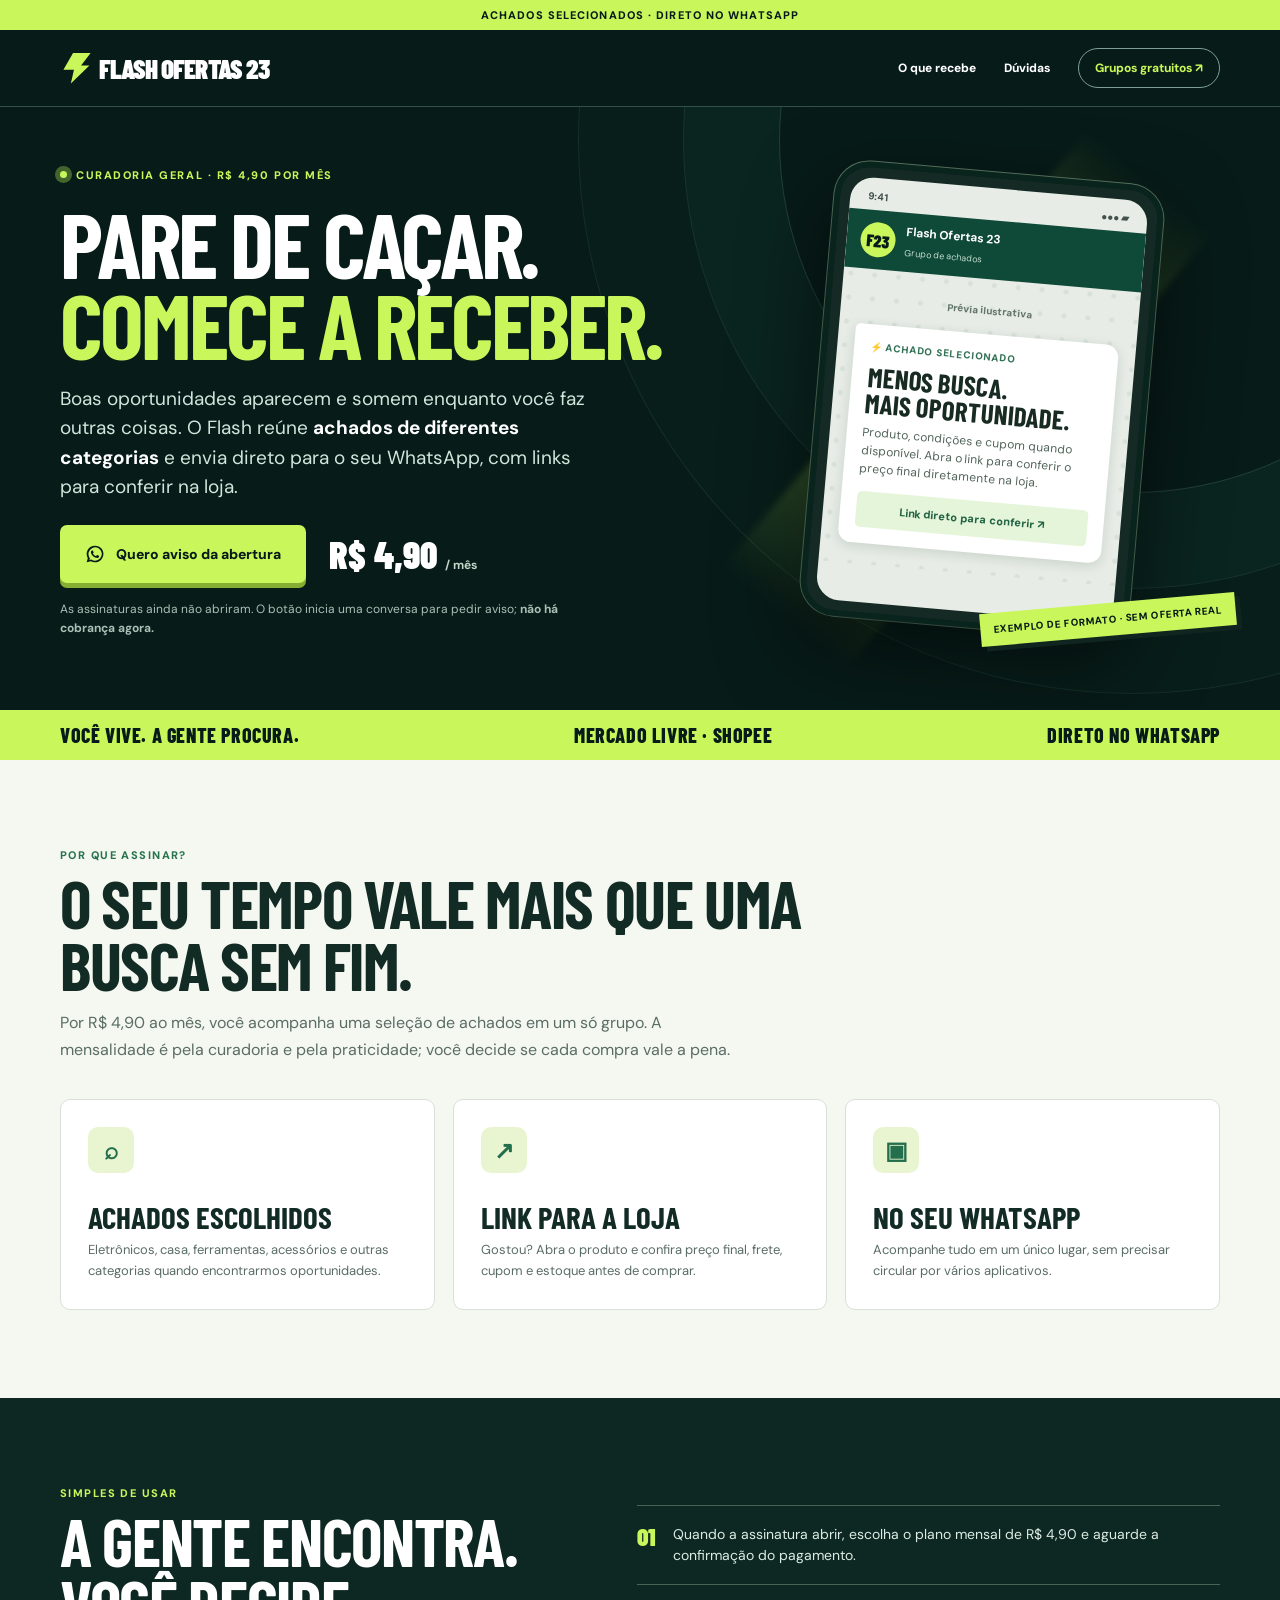
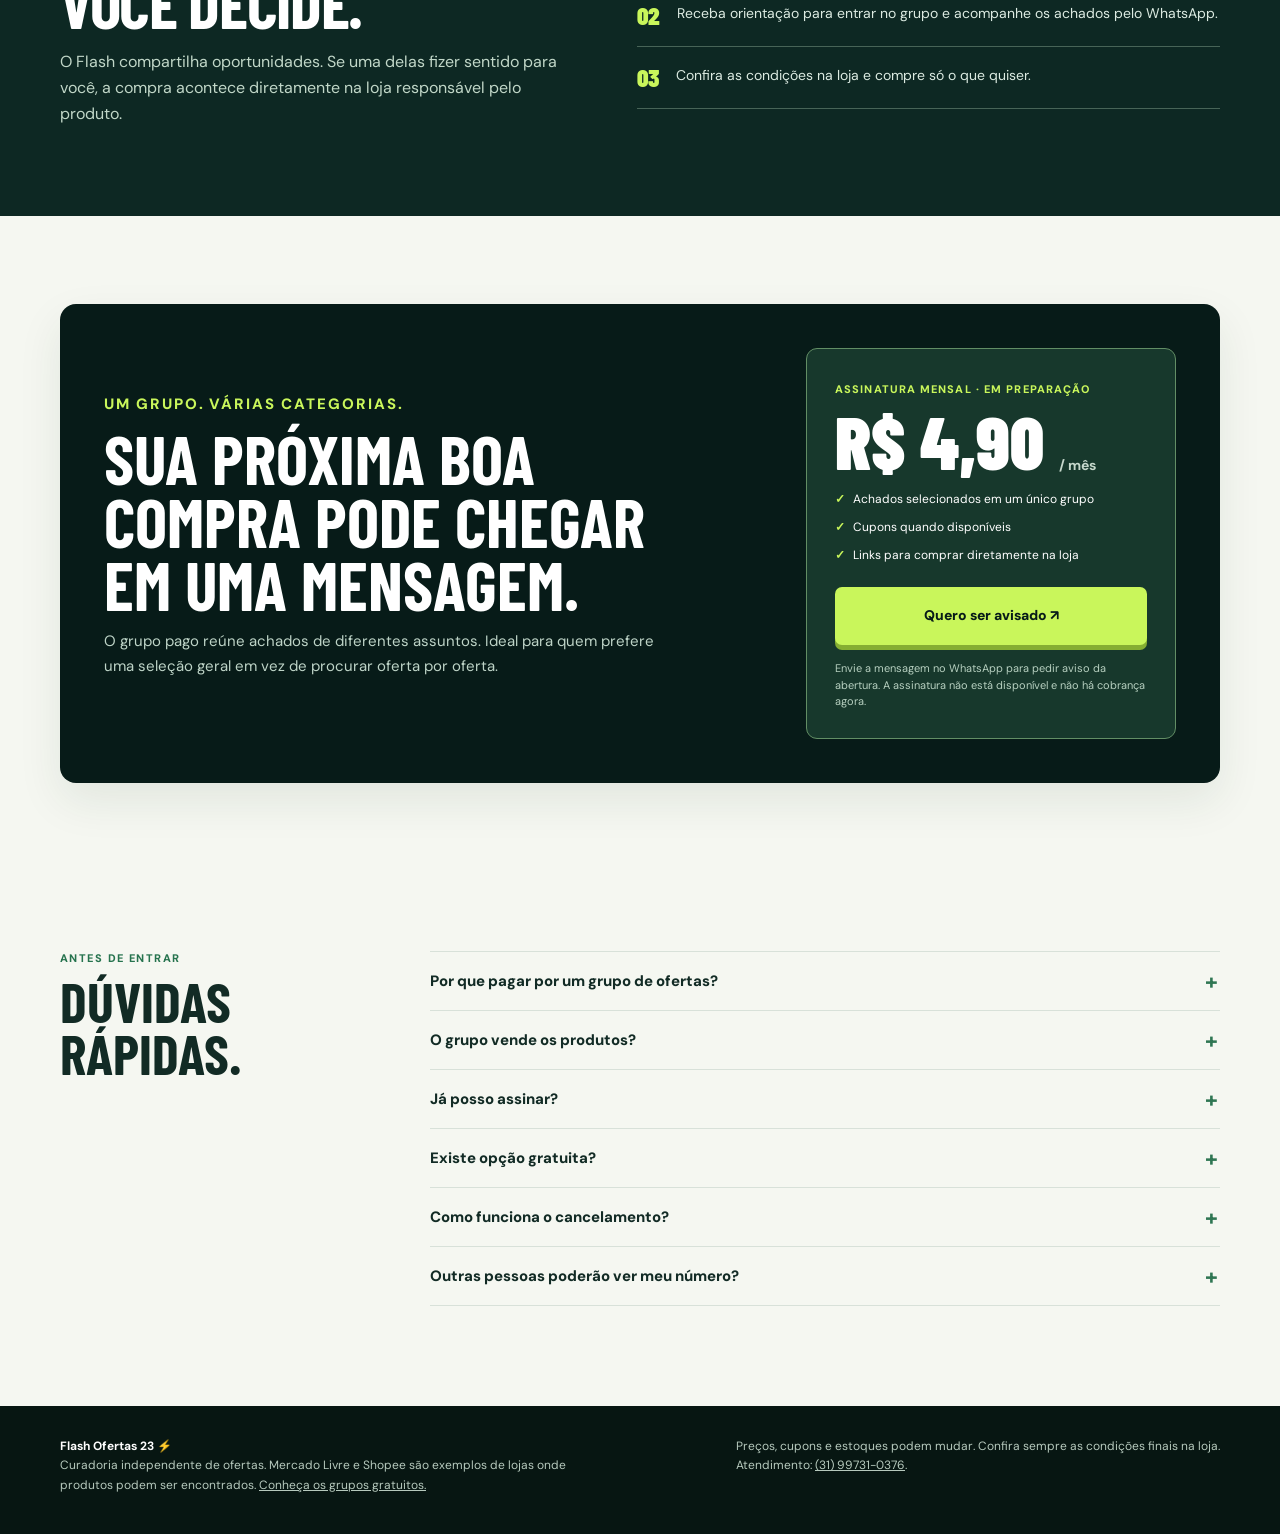
<file: index.html>
<!doctype html>
<html lang="pt-BR">
<head>
  <meta charset="utf-8">
  <meta name="viewport" content="width=device-width, initial-scale=1">
  <meta name="theme-color" content="#071b18">
  <title>Flash Ofertas 23 — pare de caçar promoções</title>
  <meta name="description" content="Achados selecionados de diferentes lojas, direto no WhatsApp. Curadoria geral por R$ 4,90 ao mês. Peça um aviso quando a assinatura abrir.">
  <meta property="og:type" content="website">
  <meta property="og:title" content="Flash Ofertas 23 — os achados chegam até você">
  <meta property="og:description" content="Menos tempo procurando. Curadoria de ofertas no WhatsApp por R$ 4,90 ao mês.">
  <meta property="og:url" content="https://flashofertas.deyvidmagalhaes.com.br/">
  <link rel="canonical" href="https://flashofertas.deyvidmagalhaes.com.br/">
  <link rel="stylesheet" href="/styles.css">
  <script>
    !function(f,b,e,v,n,t,s){if(f.fbq)return;n=f.fbq=function(){n.callMethod?n.callMethod.apply(n,arguments):n.queue.push(arguments)};if(!f._fbq)f._fbq=n;n.push=n;n.loaded=!0;n.version='2.0';n.queue=[];t=b.createElement(e);t.async=!0;t.src=v;s=b.getElementsByTagName(e)[0];s.parentNode.insertBefore(t,s)}(window,document,'script','https://connect.facebook.net/en_US/fbevents.js');
    fbq('init','1736558787065660');fbq('track','PageView');
  </script>
</head>
<body>
  <div class="topline">Achados selecionados · Direto no WhatsApp</div>
  <header class="header"><div class="container header-inner">
    <a class="brand" href="/" aria-label="Flash Ofertas 23, início"><span class="brand-bolt" aria-hidden="true">⚡</span>Flash Ofertas 23</a>
    <nav class="nav" aria-label="Navegação principal"><a href="#vantagens">O que recebe</a><a href="#duvidas">Dúvidas</a><a class="nav-pill" href="/gratis/">Grupos gratuitos ↗</a></nav>
  </div></header>
  <main>
    <section class="hero" aria-labelledby="hero-title"><div class="container hero-grid">
      <div>
        <p class="eyebrow">Curadoria geral · R$ 4,90 por mês</p>
        <h1 id="hero-title">Pare de caçar. <em>Comece a receber.</em></h1>
        <p class="hero-lead">Boas oportunidades aparecem e somem enquanto você faz outras coisas. O Flash reúne <strong>achados de diferentes categorias</strong> e envia direto para o seu WhatsApp, com links para conferir na loja.</p>
        <div class="hero-actions"><a class="button" data-whatsapp-intent="pago" href="https://wa.me/5531997310376?text=Ol%C3%A1%21%20Quero%20ser%20avisado%20quando%20as%20assinaturas%20do%20Flash%20Ofertas%2023%20abrirem." target="_blank" rel="noopener noreferrer"><svg viewBox="0 0 24 24" fill="currentColor" aria-hidden="true"><path d="M12 2a10 10 0 0 0-8.66 15L2 22l5.16-1.3A10 10 0 1 0 12 2Zm0 18a7.96 7.96 0 0 1-4.07-1.1l-.37-.22-2.3.58.61-2.23-.24-.38A8 8 0 1 1 12 20Zm4.36-5.9c-.24-.12-1.42-.7-1.64-.78-.22-.08-.38-.12-.54.12-.16.24-.62.78-.76.94-.14.16-.28.18-.52.06-.24-.12-1.02-.38-1.94-1.2-.72-.64-1.2-1.42-1.34-1.66-.14-.24-.02-.37.1-.49l.36-.42c.12-.14.16-.24.24-.4.08-.16.04-.3-.02-.42l-.74-1.78c-.19-.46-.38-.4-.54-.4h-.46c-.16 0-.42.06-.64.3-.22.24-.84.82-.84 2s.86 2.32.98 2.48c.12.16 1.7 2.6 4.12 3.64.58.25 1.04.4 1.39.52.58.18 1.1.16 1.52.1.46-.07 1.42-.58 1.62-1.14.2-.56.2-1.04.14-1.14-.06-.1-.22-.16-.46-.28Z"/></svg>Quero aviso da abertura</a><div class="price-inline"><b>R$ 4,90</b><span>/ mês</span></div></div>
        <p class="hero-note">As assinaturas ainda não abriram. O botão inicia uma conversa para pedir aviso; <strong>não há cobrança agora.</strong></p>
      </div>
      <div class="hero-art" aria-label="Prévia ilustrativa do formato das mensagens no WhatsApp"><div class="art-ray"></div><div class="phone"><div class="phone-screen">
        <div class="phone-status"><span>9:41</span><span>●●● ▰</span></div>
        <div class="phone-head"><span class="phone-avatar">F23</span><span><strong>Flash Ofertas 23</strong><small>Grupo de achados</small></span></div>
        <div class="phone-body"><span class="chat-day">Prévia ilustrativa</span><div class="chat-card"><small>⚡ Achado selecionado</small><h3>Menos busca.<br>Mais oportunidade.</h3><p>Produto, condições e cupom quando disponível. Abra o link para conferir o preço final diretamente na loja.</p><span class="chat-link">Link direto para conferir ↗</span></div></div>
      </div></div><span class="phone-caption">Exemplo de formato · sem oferta real</span></div>
    </div></section>
    <div class="marquee"><div class="container marquee-inner"><span>Você vive. A gente procura.</span><span>Mercado Livre · Shopee</span><span>Direto no WhatsApp</span></div></div>
    <section class="section" id="vantagens" aria-labelledby="value-title"><div class="container">
      <p class="kicker">Por que assinar?</p><h2 class="section-title" id="value-title">O seu tempo vale mais que uma busca sem fim.</h2>
      <p class="section-lead">Por R$ 4,90 ao mês, você acompanha uma seleção de achados em um só grupo. A mensalidade é pela curadoria e pela praticidade; você decide se cada compra vale a pena.</p>
      <div class="benefit-grid">
        <article class="benefit"><span class="benefit-icon" aria-hidden="true">⌕</span><h3>Achados escolhidos</h3><p>Eletrônicos, casa, ferramentas, acessórios e outras categorias quando encontrarmos oportunidades.</p></article>
        <article class="benefit"><span class="benefit-icon" aria-hidden="true">↗</span><h3>Link para a loja</h3><p>Gostou? Abra o produto e confira preço final, frete, cupom e estoque antes de comprar.</p></article>
        <article class="benefit"><span class="benefit-icon" aria-hidden="true">▣</span><h3>No seu WhatsApp</h3><p>Acompanhe tudo em um único lugar, sem precisar circular por vários aplicativos.</p></article>
      </div>
    </div></section>
    <section class="section dark-section" aria-labelledby="how-title"><div class="container split"><div><p class="kicker">Simples de usar</p><h2 class="section-title" id="how-title">A gente encontra. Você decide.</h2><p class="section-lead">O Flash compartilha oportunidades. Se uma delas fizer sentido para você, a compra acontece diretamente na loja responsável pelo produto.</p></div><ol class="check-list"><li><b>01</b><span>Quando a assinatura abrir, escolha o plano mensal de R$ 4,90 e aguarde a confirmação do pagamento.</span></li><li><b>02</b><span>Receba orientação para entrar no grupo e acompanhe os achados pelo WhatsApp.</span></li><li><b>03</b><span>Confira as condições na loja e compre só o que quiser.</span></li></ol></div></section>
    <section class="section pricing" id="assinatura" aria-labelledby="pricing-title"><div class="container pricing-panel"><div><p class="kicker">Um grupo. Várias categorias.</p><h2 id="pricing-title">Sua próxima boa compra pode chegar em uma mensagem.</h2><p>O grupo pago reúne achados de diferentes assuntos. Ideal para quem prefere uma seleção geral em vez de procurar oferta por oferta.</p></div><div class="price-box"><small>Assinatura mensal · em preparação</small><div class="amount">R$ 4,90 <span>/ mês</span></div><ul><li>Achados selecionados em um único grupo</li><li>Cupons quando disponíveis</li><li>Links para comprar diretamente na loja</li></ul><a class="button" data-whatsapp-intent="pago" href="https://wa.me/5531997310376?text=Ol%C3%A1%21%20Quero%20ser%20avisado%20quando%20as%20assinaturas%20do%20Flash%20Ofertas%2023%20abrirem." target="_blank" rel="noopener noreferrer">Quero ser avisado ↗</a><p class="fine">Envie a mensagem no WhatsApp para pedir aviso da abertura. A assinatura não está disponível e não há cobrança agora.</p></div></div></section>
    <section class="faq" id="duvidas" aria-labelledby="faq-title"><div class="container faq-layout"><div><p class="kicker">Antes de entrar</p><h2 id="faq-title">Dúvidas rápidas.</h2></div><div>
      <details><summary>Por que pagar por um grupo de ofertas?</summary><p>Você paga pela seleção dos achados e pela conveniência de recebê-los reunidos no WhatsApp. A assinatura não garante desconto em toda compra.</p></details>
      <details><summary>O grupo vende os produtos?</summary><p>Não. Os links levam às lojas. Confira preço, frete, cupom e estoque na página do produto antes de pagar.</p></details>
      <details><summary>Já posso assinar?</summary><p>Ainda não. Use o botão da página para enviar uma mensagem ao atendimento e pedir aviso quando a assinatura abrir.</p></details>
      <details><summary>Existe opção gratuita?</summary><p>Sim. Estamos preparando <a href="/gratis/">grupos gratuitos por assunto</a> para Eletrônicos, Casa e Ferramentas. O grupo pago reúne diferentes categorias.</p></details>
      <details><summary>Como funciona o cancelamento?</summary><p>O plano será mensal. Quando estiver disponível, o atendimento poderá orientar sobre cancelamento pelo WhatsApp. O acesso ao grupo pago termina ao fim do período contratado.</p></details>
      <details><summary>Outras pessoas poderão ver meu número?</summary><p>Sim. Em grupos de WhatsApp, seu número pode ser visto pelos demais participantes.</p></details>
    </div></div></section>
  </main>
  <footer class="footer"><div class="container footer-inner"><p><strong>Flash Ofertas 23 ⚡</strong><br>Curadoria independente de ofertas. Mercado Livre e Shopee são exemplos de lojas onde produtos podem ser encontrados. <a href="/gratis/">Conheça os grupos gratuitos.</a></p><p>Preços, cupons e estoques podem mudar. Confira sempre as condições finais na loja.<br>Atendimento: <a href="https://wa.me/5531997310376?text=Ol%C3%A1%21%20Preciso%20de%20ajuda%20com%20o%20Flash%20Ofertas%2023." target="_blank" rel="noopener noreferrer">(31) 99731-0376</a>.</p></div></footer>
  <div class="mobile-bar"><strong>R$ 4,90/mês</strong><a class="button" data-whatsapp-intent="pago" href="https://wa.me/5531997310376?text=Ol%C3%A1%21%20Quero%20ser%20avisado%20quando%20as%20assinaturas%20do%20Flash%20Ofertas%2023%20abrirem." target="_blank" rel="noopener noreferrer">Pedir aviso ↗</a></div>
  <script>document.querySelectorAll('a[data-whatsapp-intent]').forEach(function(link){link.addEventListener('click',function(){if(typeof fbq==='function')fbq('trackCustom','WhatsAppIntent',{variant:link.dataset.whatsappIntent})})})</script>
</body>
</html>
</file>
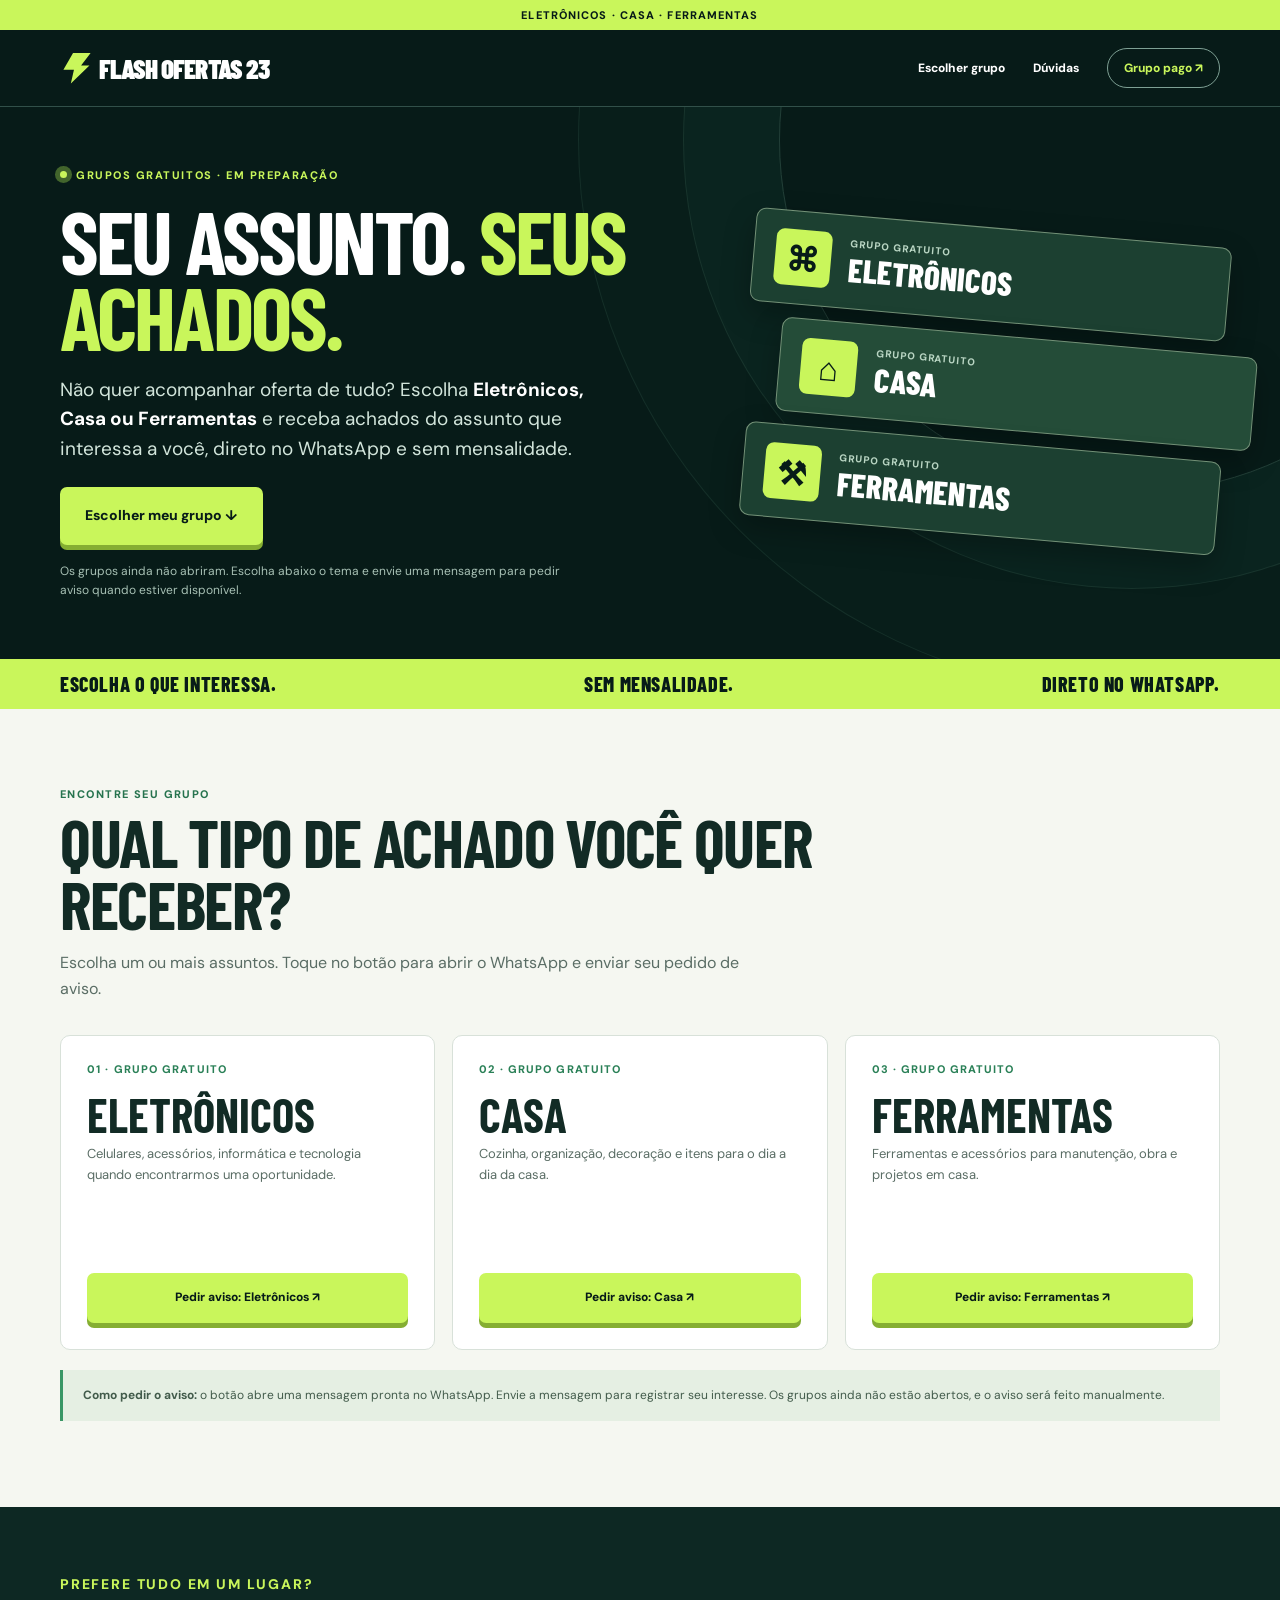
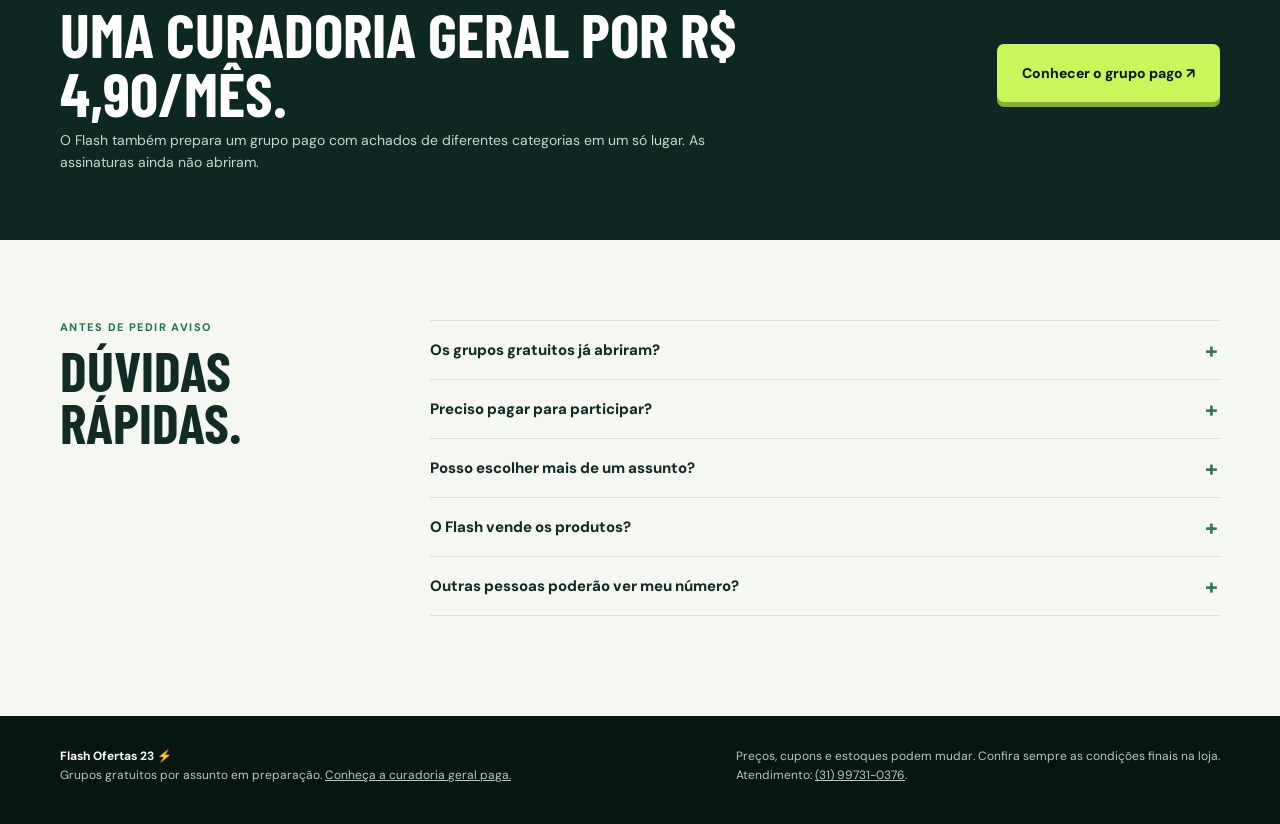
<file: gratis/index.html>
<!doctype html>
<html lang="pt-BR">
<head>
  <meta charset="utf-8">
  <meta name="viewport" content="width=device-width, initial-scale=1">
  <meta name="theme-color" content="#071b18">
  <title>Grupos gratuitos de ofertas — Flash Ofertas 23</title>
  <meta name="description" content="Escolha Eletrônicos, Casa ou Ferramentas e peça para ser avisado quando os grupos gratuitos de ofertas do Flash Ofertas 23 abrirem.">
  <meta property="og:type" content="website">
  <meta property="og:title" content="Flash Ofertas 23 — grupos gratuitos por assunto">
  <meta property="og:description" content="Seu assunto favorito, direto no WhatsApp. Grupos gratuitos em preparação.">
  <meta property="og:url" content="https://flashofertas.deyvidmagalhaes.com.br/gratis/">
  <link rel="canonical" href="https://flashofertas.deyvidmagalhaes.com.br/gratis/">
  <link rel="stylesheet" href="/styles.css">
  <script>
    !function(f,b,e,v,n,t,s){if(f.fbq)return;n=f.fbq=function(){n.callMethod?n.callMethod.apply(n,arguments):n.queue.push(arguments)};if(!f._fbq)f._fbq=n;n.push=n;n.loaded=!0;n.version='2.0';n.queue=[];t=b.createElement(e);t.async=!0;t.src=v;s=b.getElementsByTagName(e)[0];s.parentNode.insertBefore(t,s)}(window,document,'script','https://connect.facebook.net/en_US/fbevents.js');
    fbq('init','1736558787065660');fbq('track','PageView');
  </script>
</head>
<body>
  <div class="topline">Eletrônicos · Casa · Ferramentas</div>
  <header class="header"><div class="container header-inner"><a class="brand" href="/" aria-label="Flash Ofertas 23, início"><span class="brand-bolt" aria-hidden="true">⚡</span>Flash Ofertas 23</a><nav class="nav" aria-label="Navegação principal"><a href="#escolha">Escolher grupo</a><a href="#duvidas">Dúvidas</a><a class="nav-pill" href="/">Grupo pago ↗</a></nav></div></header>
  <main>
    <section class="hero free-hero" aria-labelledby="hero-title"><div class="container hero-grid"><div>
      <p class="eyebrow">Grupos gratuitos · em preparação</p>
      <h1 id="hero-title">Seu assunto. <em>Seus achados.</em></h1>
      <p class="hero-lead">Não quer acompanhar oferta de tudo? Escolha <strong>Eletrônicos, Casa ou Ferramentas</strong> e receba achados do assunto que interessa a você, direto no WhatsApp e sem mensalidade.</p>
      <div class="hero-actions"><a class="button" href="#escolha">Escolher meu grupo ↓</a></div>
      <p class="hero-note">Os grupos ainda não abriram. Escolha abaixo o tema e envie uma mensagem para pedir aviso quando estiver disponível.</p>
    </div><div class="free-art" aria-label="Três assuntos dos grupos gratuitos"><div class="free-art-card"><span class="glyph" aria-hidden="true">⌘</span><span><small>Grupo gratuito</small><strong>Eletrônicos</strong></span></div><div class="free-art-card"><span class="glyph" aria-hidden="true">⌂</span><span><small>Grupo gratuito</small><strong>Casa</strong></span></div><div class="free-art-card"><span class="glyph" aria-hidden="true">⚒</span><span><small>Grupo gratuito</small><strong>Ferramentas</strong></span></div></div></div></section>
    <div class="marquee"><div class="container marquee-inner"><span>Escolha o que interessa.</span><span>Sem mensalidade.</span><span>Direto no WhatsApp.</span></div></div>
    <section class="niche-section" id="escolha" aria-labelledby="choose-title"><div class="container"><p class="kicker">Encontre seu grupo</p><h2 class="section-title" id="choose-title">Qual tipo de achado você quer receber?</h2><p class="section-lead">Escolha um ou mais assuntos. Toque no botão para abrir o WhatsApp e enviar seu pedido de aviso.</p>
      <div class="niche-grid">
        <article class="niche"><span class="niche-number">01 · Grupo gratuito</span><h3>Eletrônicos</h3><p>Celulares, acessórios, informática e tecnologia quando encontrarmos uma oportunidade.</p><a class="button" data-whatsapp-intent="gratis-eletronicos" href="https://wa.me/5531997310376?text=Ol%C3%A1%21%20Quero%20ser%20avisado%20quando%20o%20grupo%20gratuito%20de%20Eletr%C3%B4nicos%20do%20Flash%20Ofertas%2023%20abrir." target="_blank" rel="noopener noreferrer">Pedir aviso: Eletrônicos ↗</a></article>
        <article class="niche"><span class="niche-number">02 · Grupo gratuito</span><h3>Casa</h3><p>Cozinha, organização, decoração e itens para o dia a dia da casa.</p><a class="button" data-whatsapp-intent="gratis-casa" href="https://wa.me/5531997310376?text=Ol%C3%A1%21%20Quero%20ser%20avisado%20quando%20o%20grupo%20gratuito%20de%20Casa%20do%20Flash%20Ofertas%2023%20abrir." target="_blank" rel="noopener noreferrer">Pedir aviso: Casa ↗</a></article>
        <article class="niche"><span class="niche-number">03 · Grupo gratuito</span><h3>Ferramentas</h3><p>Ferramentas e acessórios para manutenção, obra e projetos em casa.</p><a class="button" data-whatsapp-intent="gratis-ferramentas" href="https://wa.me/5531997310376?text=Ol%C3%A1%21%20Quero%20ser%20avisado%20quando%20o%20grupo%20gratuito%20de%20Ferramentas%20do%20Flash%20Ofertas%2023%20abrir." target="_blank" rel="noopener noreferrer">Pedir aviso: Ferramentas ↗</a></article>
      </div>
      <p class="notice"><strong>Como pedir o aviso:</strong> o botão abre uma mensagem pronta no WhatsApp. Envie a mensagem para registrar seu interesse. Os grupos ainda não estão abertos, e o aviso será feito manualmente.</p>
    </div></section>
    <section class="free-compare" aria-labelledby="paid-title"><div class="container free-compare-inner"><div><p class="kicker">Prefere tudo em um lugar?</p><h2 id="paid-title">Uma curadoria geral por R$ 4,90/mês.</h2><p>O Flash também prepara um grupo pago com achados de diferentes categorias em um só lugar. As assinaturas ainda não abriram.</p></div><a class="button" href="/">Conhecer o grupo pago ↗</a></div></section>
    <section class="faq" id="duvidas" aria-labelledby="faq-title"><div class="container faq-layout"><div><p class="kicker">Antes de pedir aviso</p><h2 id="faq-title">Dúvidas rápidas.</h2></div><div>
      <details><summary>Os grupos gratuitos já abriram?</summary><p>Ainda não. Você pode enviar uma mensagem para pedir aviso quando o grupo do tema escolhido abrir.</p></details>
      <details><summary>Preciso pagar para participar?</summary><p>Não. Eletrônicos, Casa e Ferramentas serão gratuitos. O grupo pago é uma opção separada, com curadoria geral por R$ 4,90 ao mês quando abrir.</p></details>
      <details><summary>Posso escolher mais de um assunto?</summary><p>Sim. Você pode pedir aviso para mais de um grupo.</p></details>
      <details><summary>O Flash vende os produtos?</summary><p>Não. Os achados levam à loja responsável pela venda. Confira preço, frete, cupom e estoque antes de comprar.</p></details>
      <details><summary>Outras pessoas poderão ver meu número?</summary><p>Sim. Em grupos de WhatsApp, seu número pode ser visto pelos demais participantes.</p></details>
    </div></div></section>
  </main>
  <footer class="footer"><div class="container footer-inner"><p><strong>Flash Ofertas 23 ⚡</strong><br>Grupos gratuitos por assunto em preparação. <a href="/">Conheça a curadoria geral paga.</a></p><p>Preços, cupons e estoques podem mudar. Confira sempre as condições finais na loja.<br>Atendimento: <a href="https://wa.me/5531997310376?text=Ol%C3%A1%21%20Tenho%20uma%20d%C3%BAvida%20sobre%20os%20grupos%20gratuitos%20do%20Flash%20Ofertas%2023." target="_blank" rel="noopener noreferrer">(31) 99731-0376</a>.</p></div></footer>
  <div class="mobile-bar"><strong>Grupos grátis</strong><a class="button" href="#escolha">Escolher grupo ↓</a></div>
  <script>document.querySelectorAll('a[data-whatsapp-intent]').forEach(function(link){link.addEventListener('click',function(){if(typeof fbq==='function')fbq('trackCustom','WhatsAppIntent',{variant:link.dataset.whatsappIntent})})})</script>
</body>
</html>
</file>
<file: styles.css>
@import url('https://fonts.googleapis.com/css2?family=Barlow+Condensed:wght@600;700;800;900&family=DM+Sans:wght@400;500;600;700;800&display=swap');

:root{--night:#071b18;--night2:#0d2823;--green:#c9f65b;--mint:#45d7a0;--paper:#f5f7f1;--white:#fff;--ink:#122b25;--muted:#5a6d65;--line:#d8e1d9}
*{box-sizing:border-box}
html{scroll-behavior:smooth}
body{margin:0;background:var(--paper);color:var(--ink);font-family:'DM Sans',Arial,sans-serif;-webkit-font-smoothing:antialiased}
a{color:inherit}
a:focus-visible,summary:focus-visible{outline:3px solid var(--mint);outline-offset:4px}
h1,h2,h3,p{margin-top:0}
h1,h2,h3{font-family:'Barlow Condensed',Impact,sans-serif;text-transform:uppercase}
.container{width:min(1160px,calc(100% - 48px));margin-inline:auto}
.topline{background:var(--green);color:var(--night);text-align:center;padding:8px 16px;font-size:11px;font-weight:800;letter-spacing:.1em;text-transform:uppercase}
.header{background:var(--night);color:var(--white);border-bottom:1px solid #315049}
.header-inner{min-height:76px;display:flex;align-items:center;justify-content:space-between;gap:20px}
.brand{display:inline-flex;align-items:center;gap:8px;color:var(--white);font:900 27px/1 'Barlow Condensed',Impact,sans-serif;letter-spacing:-.035em;text-decoration:none;text-transform:uppercase}
.brand-bolt{display:grid;place-items:center;width:31px;height:31px;background:var(--green);color:var(--night);clip-path:polygon(43% 0,100% 0,68% 42%,95% 42%,35% 100%,45% 56%,11% 56%);font-size:0}
.nav{display:flex;align-items:center;gap:28px;font-size:12px;font-weight:800}
.nav a{text-decoration:none}
.nav a:hover{text-decoration:underline;text-underline-offset:5px}
.nav .nav-pill{padding:11px 16px;border:1px solid #7ea094;border-radius:999px;color:var(--green)}
.hero{position:relative;isolation:isolate;overflow:hidden;background:var(--night);color:var(--white)}
.hero:before{content:'';position:absolute;z-index:-1;width:55vw;height:55vw;max-width:780px;max-height:780px;right:-16vw;top:-25vw;border:1px solid #315349;border-radius:50%;box-shadow:0 0 0 95px #0c2923,0 0 0 96px #214238,0 0 0 200px #09211c,0 0 0 201px #1c3a31;opacity:.65}
.hero-grid{display:grid;grid-template-columns:minmax(0,1.12fr) minmax(340px,.88fr);gap:clamp(32px,6vw,88px);align-items:center;min-height:595px;padding-top:55px;padding-bottom:72px}
.eyebrow{display:inline-flex;align-items:center;gap:9px;margin:0 0 20px;color:var(--green);font-size:11px;font-weight:800;letter-spacing:.14em;text-transform:uppercase}
.eyebrow:before{content:'';width:7px;height:7px;background:var(--green);border-radius:50%;box-shadow:0 0 0 5px #42652c}
h1{max-width:740px;margin:0 0 20px;font-size:clamp(63px,7.2vw,102px);line-height:.88;letter-spacing:-.033em}
h1 em{color:var(--green);font-style:normal}
.hero-lead{max-width:550px;margin-bottom:24px;color:#d2e5db;font-size:clamp(16px,1.55vw,19px);line-height:1.55}
.hero-lead strong{color:var(--white)}
.hero-actions{display:flex;align-items:center;gap:23px;flex-wrap:wrap}
.button{display:inline-flex;align-items:center;justify-content:center;gap:11px;min-height:58px;padding:14px 25px;border:0;border-radius:7px;background:var(--green);color:var(--night);font:800 14px/1.25 'DM Sans',Arial,sans-serif;text-align:center;text-decoration:none;box-shadow:0 5px 0 #85ae32;transition:transform .18s,box-shadow .18s,background .18s}
.button:hover{transform:translateY(-2px);box-shadow:0 7px 0 #85ae32;background:#d8ff79}
.button:active{transform:translateY(4px);box-shadow:0 1px 0 #85ae32}
.button svg{width:20px;height:20px;flex:none}
.hero-note{max-width:530px;margin:17px 0 0;color:#a8c1b5;font-size:12px;line-height:1.55}
.hero-note a{color:var(--green);font-weight:800;text-underline-offset:3px}
.price-inline{display:flex;align-items:baseline;gap:8px;padding:7px 0;color:var(--white)}
.price-inline b{font:900 38px/1 'Barlow Condensed',Impact,sans-serif}
.price-inline span{color:#c2d6c9;font-size:12px;font-weight:700}
.hero-art{position:relative;display:grid;place-items:center;min-height:475px}
.art-ray{position:absolute;width:160px;height:570px;left:47%;top:50%;background:linear-gradient(180deg,transparent,#b4ed4f2d 20%,#b4ed4f70 50%,transparent);transform:translate(-50%,-50%) rotate(40deg);filter:blur(3px)}
.phone{position:relative;width:min(330px,100%);padding:10px;border:6px solid #09231d;border-radius:35px;background:#152a24;box-shadow:0 30px 80px #0008,0 0 0 1px #5b7a64;transform:rotate(5deg)}
.phone-screen{min-height:424px;overflow:hidden;border-radius:23px;background:#e7ece6;color:#172b23}
.phone-status{display:flex;justify-content:space-between;padding:12px 18px 7px;color:#40524a;font-size:10px;font-weight:800}
.phone-head{display:flex;align-items:center;gap:10px;padding:11px 14px;background:#0f4937;color:#fff}
.phone-avatar{display:grid;place-items:center;width:35px;height:35px;border-radius:50%;background:var(--green);color:var(--night);font:900 17px 'Barlow Condensed',Impact,sans-serif}
.phone-head strong{display:block;font-size:12px}.phone-head small{color:#c2ddd0;font-size:9px}
.phone-body{padding:25px 17px 21px;background:radial-gradient(circle at 30% 25%,#d7e1d8 0 2px,transparent 3px) 0 0/24px 24px}
.chat-day{display:block;margin-bottom:17px;text-align:center;color:#63756a;font-size:10px;font-weight:800}
.chat-card{padding:16px;border-radius:5px 13px 13px 13px;background:#fff;box-shadow:0 3px 12px #183b2425}
.chat-card small{display:block;margin-bottom:11px;color:#317154;font-size:10px;font-weight:800;letter-spacing:.08em;text-transform:uppercase}
.chat-card h3{margin:0 0 8px;font-size:27px;line-height:.95}
.chat-card p{margin-bottom:14px;color:#52645a;font-size:12px;line-height:1.5}
.chat-link{display:block;padding:11px;border-radius:5px;background:#e5f5da;color:#226343;font-size:11px;font-weight:800;text-align:center}
.phone-caption{position:absolute;bottom:1px;right:-16px;transform:rotate(-5deg);padding:10px 13px;background:var(--green);color:var(--night);font-size:10px;font-weight:800;letter-spacing:.06em;text-transform:uppercase;box-shadow:5px 5px 0 #10251f}
.marquee{background:var(--green);color:var(--night);overflow:hidden}
.marquee-inner{display:flex;justify-content:space-between;gap:24px;padding:15px 0;font:800 20px/1 'Barlow Condensed',Impact,sans-serif;letter-spacing:.03em;text-transform:uppercase;white-space:nowrap}
.section{padding:88px 0}
.kicker{margin:0 0 10px;color:#26734e;font-size:11px;font-weight:800;letter-spacing:.13em;text-transform:uppercase}
.section-title{max-width:820px;margin-bottom:15px;font-size:clamp(45px,5.2vw,72px);line-height:.93;letter-spacing:-.02em}
.section-lead{max-width:690px;margin:0;color:var(--muted);font-size:16px;line-height:1.65}
.benefit-grid{display:grid;grid-template-columns:repeat(3,1fr);gap:18px;margin-top:36px}
.benefit{padding:27px;border:1px solid var(--line);border-radius:10px;background:var(--white)}
.benefit-icon{display:grid;place-items:center;width:46px;height:46px;margin-bottom:28px;border-radius:10px;background:#e8f5d0;color:#236e4c;font:900 24px/1 'Barlow Condensed',Impact,sans-serif}
.benefit h3{margin-bottom:8px;font-size:31px;line-height:1}
.benefit p{margin:0;color:var(--muted);font-size:13px;line-height:1.6}
.split{display:grid;grid-template-columns:minmax(0,.93fr) minmax(0,1.07fr);gap:70px;align-items:center}
.dark-section{background:var(--night2);color:var(--white)}
.dark-section .kicker{color:var(--green)}
.dark-section .section-lead{color:#c1d7c8}
.check-list{display:grid;gap:0;margin:0;padding:0;list-style:none;border-top:1px solid #476457}
.check-list li{display:flex;gap:17px;padding:18px 0;border-bottom:1px solid #476457;color:#dcebe2;font-size:14px;line-height:1.5}
.check-list b{color:var(--green);font:900 25px/1 'Barlow Condensed',Impact,sans-serif}
.pricing{background:var(--paper)}
.pricing-panel{display:grid;grid-template-columns:1fr 370px;gap:45px;align-items:center;padding:44px;background:var(--night);color:var(--white);border-radius:16px;box-shadow:0 18px 45px #17372516}
.pricing-panel .kicker{color:var(--green)}
.pricing-panel h2{max-width:610px;margin-bottom:13px;font-size:clamp(46px,5.3vw,70px);line-height:.93}
.pricing-panel p{max-width:550px;color:#bed4c7;font-size:15px;line-height:1.65}
.price-box{padding:28px;border:1px solid #628e65;border-radius:11px;background:#17382c}
.price-box small{color:var(--green);font-size:11px;font-weight:800;letter-spacing:.1em;text-transform:uppercase}
.price-box .amount{margin:8px 0 14px;font:900 74px/.95 'Barlow Condensed',Impact,sans-serif}
.price-box .amount span{font:700 14px 'DM Sans',Arial,sans-serif;color:#c6d8cc}
.price-box ul{display:grid;gap:10px;margin:0 0 23px;padding:0;list-style:none;font-size:12px;line-height:1.5}
.price-box li:before{content:'✓';margin-right:8px;color:var(--green);font-weight:800}
.price-box .button{width:100%}
.price-box .fine{margin:15px 0 0;color:#b7d0c0;font-size:11px;line-height:1.5}
.faq{padding:80px 0 100px}
.faq-layout{display:grid;grid-template-columns:310px 1fr;gap:60px}
.faq h2{font-size:56px;line-height:.94}
details{border-top:1px solid var(--line)}details:last-child{border-bottom:1px solid var(--line)}
summary{padding:19px 25px 19px 0;cursor:pointer;font-size:15px;font-weight:800;list-style:none;position:relative}
summary::-webkit-details-marker{display:none}
summary:after{content:'+';position:absolute;right:2px;color:#2f7653;font-size:22px;line-height:1}details[open] summary:after{content:'−'}
details p{max-width:760px;margin:0 0 19px;color:var(--muted);font-size:13px;line-height:1.65}
.footer{padding:31px 0 38px;background:#071612;color:#b6c9bd;font-size:12px;line-height:1.65}
.footer-inner{display:flex;justify-content:space-between;gap:35px}.footer p{max-width:520px;margin:0}.footer strong{color:var(--white)}
.mobile-bar{display:none}
.free-hero .hero-grid{min-height:485px;padding-bottom:60px}.free-hero h1{font-size:clamp(62px,6.8vw,94px)}
.free-art{position:relative;display:grid;gap:13px;transform:rotate(5deg)}
.free-art-card{display:flex;align-items:center;gap:18px;padding:18px 21px;border:1px solid #739177;border-radius:10px;background:#1c4031;box-shadow:0 12px 30px #0004}
.free-art-card:nth-child(2){transform:translateX(35px);background:#244c38}.free-art-card:nth-child(3){transform:translateX(8px)}
.free-art-card .glyph{display:grid;place-items:center;width:56px;height:56px;flex:none;border-radius:8px;background:var(--green);color:var(--night);font:900 33px/1 'Barlow Condensed',Impact,sans-serif}
.free-art-card small{display:block;margin-bottom:3px;color:#b9d5c3;font-size:10px;font-weight:800;letter-spacing:.1em;text-transform:uppercase}
.free-art-card strong{font:800 33px/1 'Barlow Condensed',Impact,sans-serif;text-transform:uppercase}
.niche-section{padding:78px 0 86px}
.niche-grid{display:grid;grid-template-columns:repeat(3,1fr);gap:17px;margin-top:32px}
.niche{display:flex;flex-direction:column;min-height:315px;padding:26px;border:1px solid var(--line);border-radius:10px;background:var(--white);transition:transform .2s,box-shadow .2s}
.niche:hover{transform:translateY(-4px);box-shadow:0 16px 30px #122b2512}
.niche-number{color:#2a8057;font-size:11px;font-weight:800;letter-spacing:.1em;text-transform:uppercase}
.niche h3{margin:16px 0 8px;font-size:47px;line-height:.95}.niche p{flex:1;margin-bottom:22px;color:var(--muted);font-size:13px;line-height:1.6}
.niche .button{width:100%;min-height:50px;padding:10px 13px;font-size:12px}
.notice{margin:20px 0 0;padding:16px 20px;border-left:3px solid #399665;background:#e5efe3;color:#425b4b;font-size:12px;line-height:1.6}
.free-compare{padding:66px 0;background:var(--night2);color:var(--white)}
.free-compare-inner{display:flex;align-items:center;justify-content:space-between;gap:35px}.free-compare h2{max-width:680px;margin:0 0 8px;font-size:clamp(43px,5vw,62px);line-height:.94}.free-compare p{max-width:720px;margin:0;color:#c5dacb;font-size:14px;line-height:1.6}.free-compare .kicker{margin-bottom:9px;color:var(--green)}
@media(max-width:900px){.hero-grid{grid-template-columns:1fr}.hero-art{min-height:410px}.phone{transform:rotate(3deg)}.free-art{max-width:470px}.split,.pricing-panel{grid-template-columns:1fr}.faq-layout{grid-template-columns:1fr;gap:18px}}
@media(max-width:700px){.container{width:min(100% - 32px,520px)}.topline{font-size:9px}.header-inner{min-height:63px}.brand{font-size:23px}.nav{gap:10px}.nav a:not(.nav-pill){display:none}.nav .nav-pill{padding:8px 11px;font-size:10px}.hero-grid{gap:25px;min-height:0;padding-top:47px;padding-bottom:49px}.hero:before{width:110vw;height:110vw;right:-70vw;top:-10vw}.eyebrow{margin-bottom:17px}h1,.free-hero h1{font-size:clamp(56px,12vw,77px)}.hero-lead{font-size:16px}.hero-actions{gap:15px}.hero-actions .button{width:100%}.price-inline{padding:0}.hero-art{min-height:390px}.phone{width:270px}.phone-screen{min-height:355px}.phone-body{padding:17px}.phone-caption{right:3px}.free-art{margin:15px 24px 0 0}.free-art-card:nth-child(2){transform:translateX(18px)}.free-art-card strong{font-size:27px}.free-art-card .glyph{width:48px;height:48px}.marquee-inner{justify-content:flex-start;gap:26px;font-size:17px}.marquee-inner span:last-child{display:none}.section,.niche-section{padding:67px 0}.section-title{font-size:49px}.benefit-grid,.niche-grid{grid-template-columns:1fr;gap:12px}.benefit{padding:22px}.benefit-icon{margin-bottom:17px}.split{gap:30px}.pricing-panel{gap:22px;padding:25px}.price-box{padding:23px}.faq{padding:67px 0 110px}.faq h2{margin-bottom:6px;font-size:49px}.footer{padding-bottom:97px}.footer-inner{flex-direction:column;gap:14px}.free-compare-inner{align-items:flex-start;flex-direction:column}.mobile-bar{position:fixed;z-index:20;left:0;right:0;bottom:0;display:flex;align-items:center;justify-content:space-between;gap:10px;padding:10px 16px max(10px,env(safe-area-inset-bottom));border-top:1px solid #4c7058;background:#0a211bf2;color:var(--white);backdrop-filter:blur(12px)}.mobile-bar strong{font:900 27px/1 'Barlow Condensed',Impact,sans-serif}.mobile-bar .button{min-height:43px;padding:8px 12px;font-size:11px;box-shadow:0 3px 0 #85ae32}}
@media(max-width:380px){.brand{font-size:21px}.brand-bolt{width:26px;height:26px}h1,.free-hero h1{font-size:53px}.mobile-bar strong{font-size:23px}}
@media(max-width:700px){.niche{min-height:0}}
@media(prefers-reduced-motion:reduce){html{scroll-behavior:auto}.button,.niche{transition:none}}
</file>
